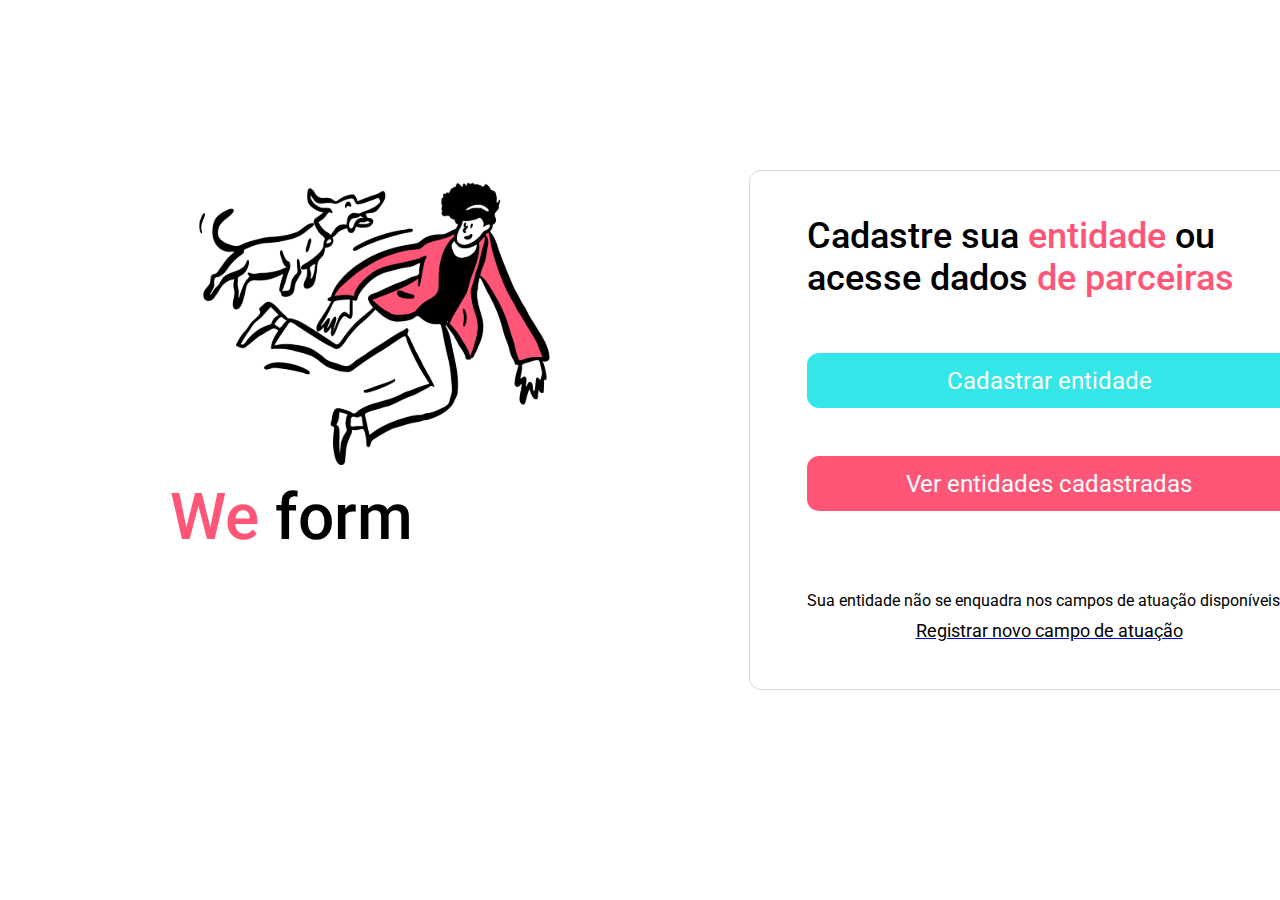
<file: project_trainner_css/index.html>
<!DOCTYPE html>
<html lang="pt-br">

<head>
  <link rel="preconnect" href="https://fonts.googleapis.com">
  <link rel="preconnect" href="https://fonts.gstatic.com" crossorigin>
  <meta charset="UTF-8">
  <meta name="viewport" content="width=device-width, initial-scale=1.0">
  <link href="https://fonts.googleapis.com/css2?family=Poppins:wght@500&family=Roboto:wght@400;500&display=swap"
    rel="stylesheet">

  <link rel="stylesheet" href="style.css">
  <link rel="stylesheet" href="./assets/fontawesome-free-6.4.2-web/css/all.css">
  <title>We Form</title>
</head>

<body>
  <div class="content">
    <aside>
      <img src="./assets/hero.svg" alt="">

      <h1><span>We</span> form</h1>
    </aside>
    <main>
      <h2>
        Cadastre sua <span>entidade</span> ou
        acesse dados <span>de parceiras</span>
      </h2>

      <div class="ancors_buttons">
        <a href="cadastro_entidade.html">Cadastrar entidade</a>
        <a href="#">Ver entidades cadastradas</a>
      </div>

      <footer>
        <p>
          Sua entidade não se enquadra nos campos de atuação disponíveis?
        </p>
        <a href="#"><span>Registrar novo campo de atuação</span></a>
      </footer>
    </main>
  </div>
</body>

</html>
</file>
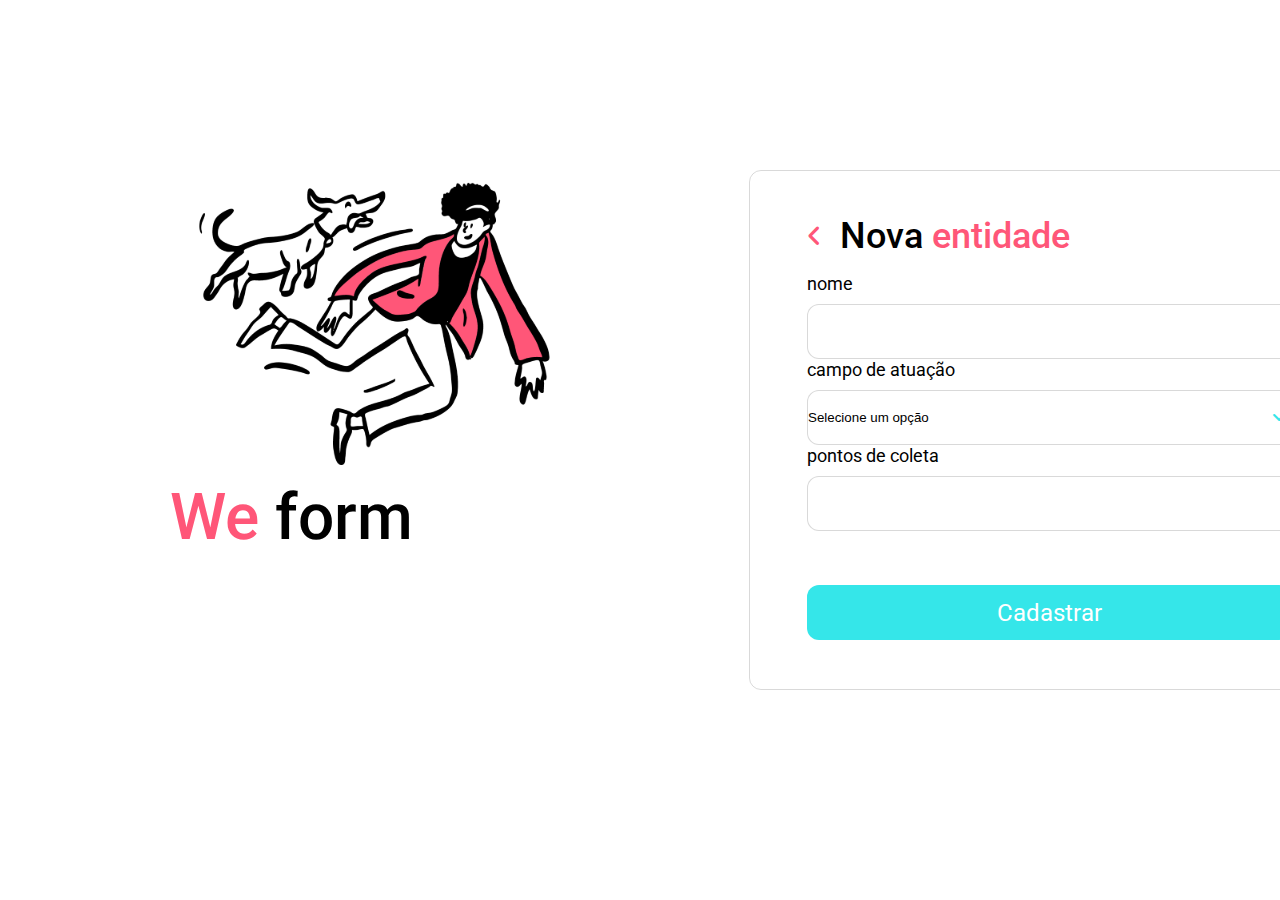
<file: project_trainner_css/cadastro_entidade.html>
<!DOCTYPE html>
<html lang="pt-br">

<head>
  <link rel="preconnect" href="https://fonts.googleapis.com">
  <link rel="preconnect" href="https://fonts.gstatic.com" crossorigin>
  <meta charset="UTF-8">
  <meta name="viewport" content="width=device-width, initial-scale=1.0">
  <link href="https://fonts.googleapis.com/css2?family=Poppins:wght@500&family=Roboto:wght@400;500&display=swap"
    rel="stylesheet">

  <link rel="stylesheet" href="style.css">
  <link rel="stylesheet" href="./assets/fontawesome-free-6.4.2-web/css/all.css">
  <title>We Form</title>
</head>

<body>
  <div class="content">
    <aside>
      <img src="./assets/hero.svg" alt="">

      <h1><span>We</span> form</h1>
    </aside>
    <main>
      <header>
        <a href="index.html">
          <i class="fa-solid fa-angle-left"></i>
        </a>
        <h2>
          Nova <span>entidade</span>
        </h2>
      </header>

      <form>
        <label for="input-name">Nome</label>
        <input type="text" id="input-name">

        <label for="input-field">Campo de atuação</label>
        <div class="select-div">
          <select id="input-field">
            <option value="">Selecione um opção</option>
            <option value="abrigo">Abrigo de animais</option>
          </select>
        </div>
        

        <div class="points">
          <label for="input-points">Pontos de coleta</label>
          <input type="text" id="input-points">
          <button>
            <i class="fa-solid fa-circle-plus"></i>
          </button>
        </div>
      </form>

      <div class="ancors_buttons">
        <a href="#">Cadastrar</a>
      </div>

    </main>
  </div>
</body>

</html>
</file>
<file: project_trainner_css/style.css>
* {
  margin: 0;
  padding: 0;
  box-sizing: border-box;
}

:root {
  font-size: 62.5%;
  --ff-primary: 'Roboto', sans-serif;
  --ff-secondary: 'Poppins', sans-serif;

  --fc-default: #000000;
  --fc-pink: #FF5678;
  --fc-light-blue: #35E6E9;
  --fc-white: #FFFFFF;

  --bg-pink: #FF5678;
  --bg-light-blue: #35E6E9;
  --border-color-default: .1rem solid rgba(0,0,0, 0.15);
  --bd-radius-default: 1.2rem;
}

body {
  font-family: var(--ff-primary);
  font-size: 1.4rem;
}

.content {
  display: grid;
  grid-template-areas: 
    ". . . . . . ."
    ". . . . . . ."
    ". . hero . form . ."
    ". . hero . form . ."
    ". . . . . . ."
  ;

  gap: 8.5rem;
}

aside {
  grid-area: hero;
}

main {
  grid-area: form;
}

aside h1 {
  font-family: Roboto;
  font-size: 6.4rem;
  font-weight: 500;
}

aside h1 span,
main h2 span {
  color: var(--fc-pink);
}

main {
  width: 60rem;
  height: 52rem;
  border: var(--border-color-default);
  border-radius: var(--bd-radius-default);
  padding: 4.4rem 5.7rem;
  position: relative;
}

main h2 {
  max-width: 43rem;
  font-size: 3.6rem;
  font-weight: 500;
  line-height: 4.2rem;
}

main .ancors_buttons {
  display: flex;
  flex-flow: column wrap;
}

main .ancors_buttons a{
  height: 5.5rem;
  border-radius: var(--bd-radius-default);
  margin-top: 5.4rem;

  display: flex;
  justify-content: center;
  align-items: center;

  font-size: 2.4rem;
  text-decoration: none;
  color: var(--fc-white);
  background-color: var(--bg-light-blue);
}

main .ancors_buttons a+a {
  margin-top: 4.8rem;
  background-color: var(--bg-pink);
}

main header {
  display: flex;
  align-items: center;
  gap: 0 1.8rem;
}

main header i {
  font-size: 2.4rem;
  color: var(--fc-pink);
}

main footer p {
  margin-top: 8rem;
  font-size: 1.6rem;
}

main footer a {
  margin-top: 1rem;
  font-size: 1.8rem;
  display: block;
  text-align: center;
}

main footer a span {
  color: var(--fc-default);
}

main form {
  margin-top: 1.6rem;
}

main form label {
  font-size: 1.8rem;
  font-weight: 400;
  text-transform: lowercase;

  margin-bottom: 1rem;
  display: block;
}

main form :is(input, select) {
  width: 49rem;
  height: 5.5rem;

  background-color: var(--fc-white);
  border: var(--border-color-default);
  border-radius: var(--bd-radius-default);
}

main form select {
  appearance: none;
}

main form .select-div {
  position: relative;
}

main form .select-div::after {
  top: 2rem;
  right: .5rem;
  
  font-size: 1.6rem;
  content: '\f107';
  font-family: 'Font Awesome 6 Free';
  font-weight: 600;

  color: var(--bg-light-blue);
  position: absolute;
  z-index: 1;

}

main form .points {
  position: relative;
}

main form input + button {
  position: absolute;
  right: -4.5rem;
  top: calc(2.7rem + 2rem);

  background-color: transparent;
  border: none;
  color: var(--bg-light-blue);
  font-size: 2.4rem;
  cursor: pointer;
}
</file>
